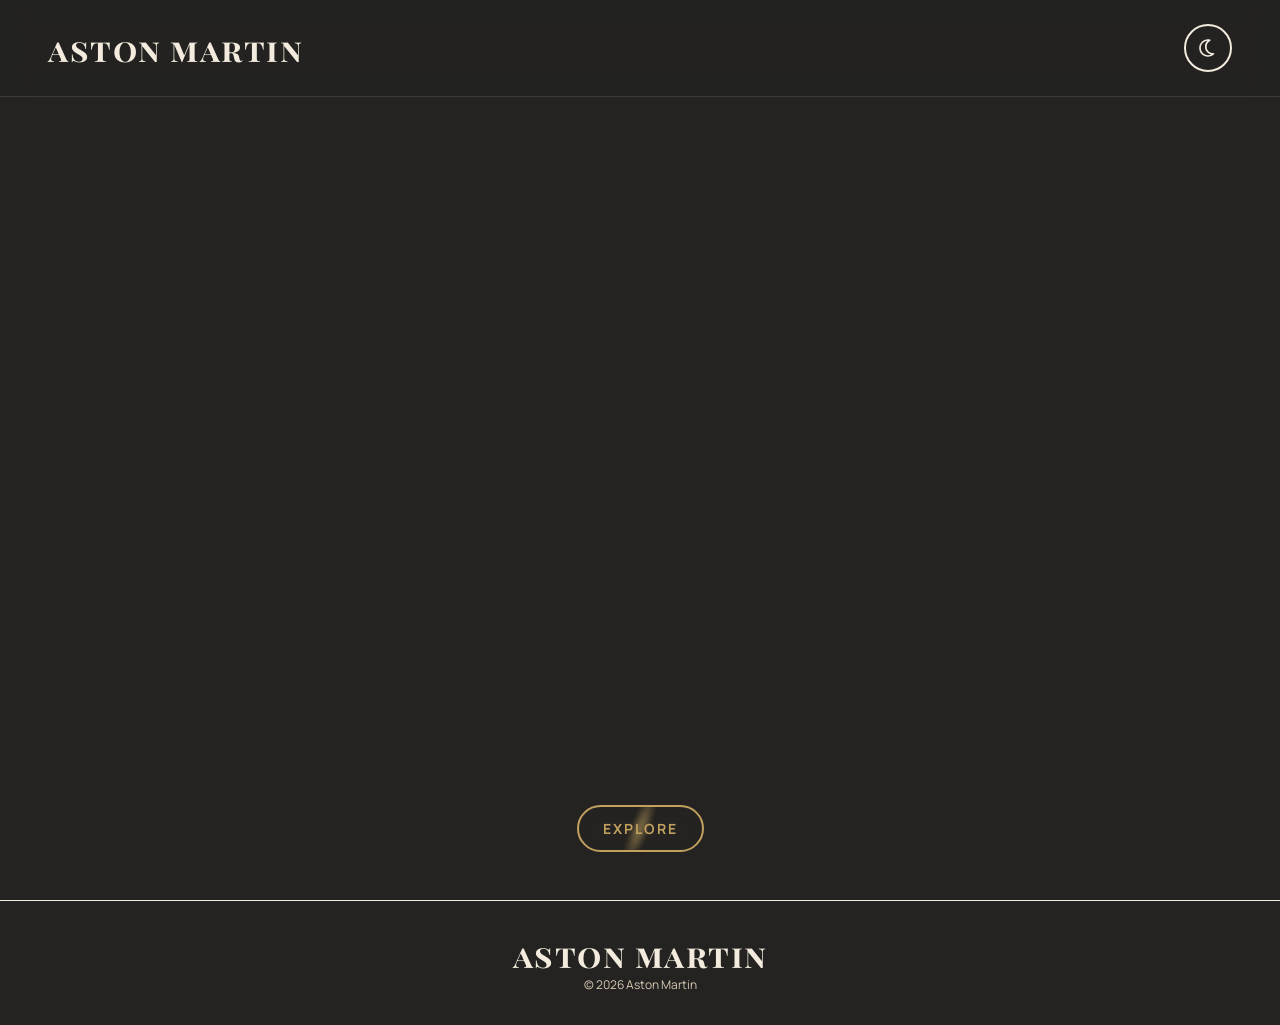
<file: index.html>
<!DOCTYPE html>
<html lang="en">
<head>
    <meta charset="UTF-8">
    <title>Aston Martin</title>
    <link rel="stylesheet" href="./css/styles.css">
    <link rel="stylesheet" href="./css/adaptive.css">
    <link rel="icon" type="image/png" href="./img/favicon.png">
</head>
<body>
    <main>
        <section class="hero">
            <div class="nav-bar">
                <a href="./index.html" class="logo">aston martin</a>
                <button class="theme-toggle" id="themeToggle">
                    <img class="theme-icon" id="themeIcon" src="./img/icons/moon.svg" alt="Theme">
                </button>
            </div>

            <div class="video-container">
                <video src="./video/intro.mp4" autoplay muted playsinline loop></video>
            </div>

            <div class="hero-bottom">
                <a href="./model.html" class="explore-btn">
                    <span class="explore-text">explore</span>
                </a>
            </div>
        </section>
    </main>

    <footer class="footer">
        <a href="./index.html" class="logo">aston martin</a>
        <p>© 2026 Aston Martin</p>
    </footer>

    <script src="./js/scripts.js"></script>
</body>
</html>
</file>
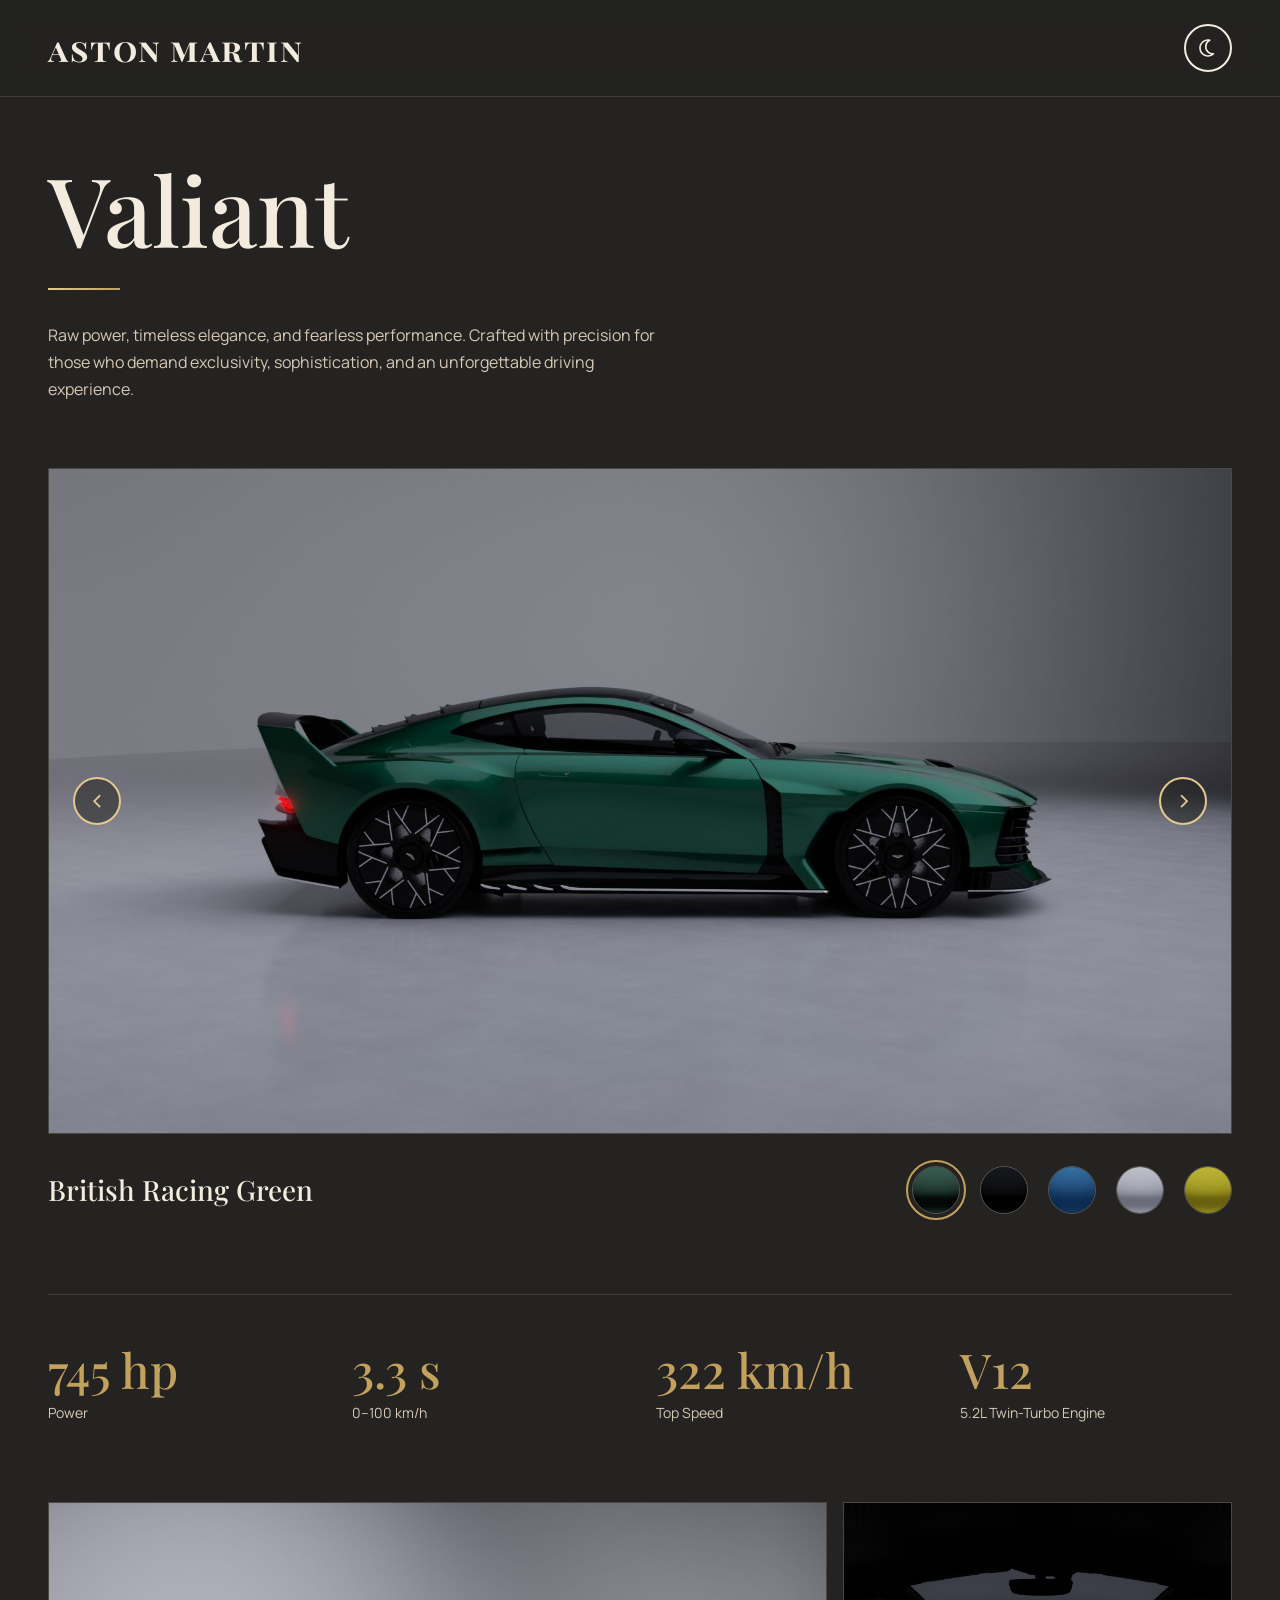
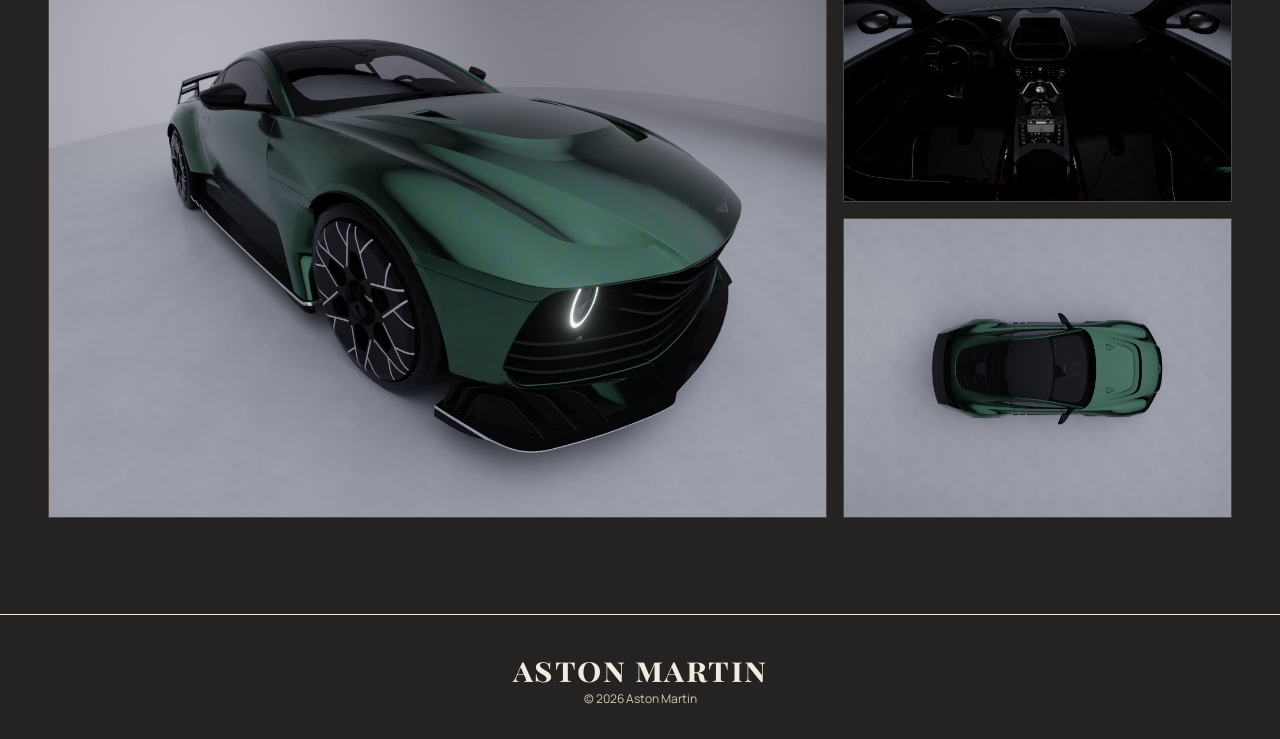
<file: model.html>
<!DOCTYPE html>
<html lang="en">
<head>
    <meta charset="UTF-8">
    <title>Aston Martin</title>
    <link rel="stylesheet" href="./css/styles.css">
    <link rel="stylesheet" href="./css/adaptive.css">
    <link rel="icon" type="image/png" href="./img/favicon.png">
</head>
<body>
    <main>
        <section class="model">
            <div class="nav-bar">
                <a href="./index.html" class="logo">aston martin</a>
                <button class="theme-toggle" id="themeToggle">
                    <img class="theme-icon" id="themeIcon" src="./img/icons/moon.svg" alt="Theme">
                </button>
            </div>

            <div class="model-intro">
                <h1 class="model-title">Valiant</h1>
                <div class="gold-line"></div>
                <p class="model-text">Raw power, timeless elegance, and fearless performance.
                     Crafted with precision for those who demand exclusivity, sophistication,
                      and an unforgettable driving experience.</p>
            </div>

            <div class="model-showcase">
                <div class="carousel" id="carousel">
                    <div class="carousel-track">
                        <div class="carousel-slide"><img src="./img/model/british_racing_green.jpg" alt="British Racing Green"></div>
                        <div class="carousel-slide"><img src="./img/model/midnight_obsidian.jpg" alt="Midnight Obsidian"></div>
                        <div class="carousel-slide"><img src="./img/model/glacier_blue.jpg" alt="Glacier Blue"></div>
                        <div class="carousel-slide"><img src="./img/model/arctic_pearl.jpg" alt="Arctic Pearl"></div>
                        <div class="carousel-slide"><img src="./img/model/solar_gold.jpg" alt="Solar Gold"></div>
                    </div>
                    <button class="carousel-btn prev" id="carouselPrev" aria-label="Previous color">&#8249;</button>
                    <button class="carousel-btn next" id="carouselNext" aria-label="Next color">&#8250;</button>
                </div>

                <div class="color-picker">
                    <p class="color-name" id="colorName" aria-live="polite"></p>
                    <div class="swatches">
                        <button class="swatch" data-name="British Racing Green" aria-label="British Racing Green" aria-pressed="true"><img src="./img/colors/circle_british_racing_green.jpg" alt=""></button>
                        <button class="swatch" data-name="Midnight Obsidian" aria-label="Midnight Obsidian" aria-pressed="false"><img src="./img/colors/circle_midnight_obsidian.jpg" alt=""></button>
                        <button class="swatch" data-name="Glacier Blue" aria-label="Glacier Blue" aria-pressed="false"><img src="./img/colors/circle_glacier_blue.jpg" alt=""></button>
                        <button class="swatch" data-name="Arctic Pearl" aria-label="Arctic Pearl" aria-pressed="false"><img src="./img/colors/circle_arctic_pearl.jpg" alt=""></button>
                        <button class="swatch" data-name="Solar Gold" aria-label="Solar Gold" aria-pressed="false"><img src="./img/colors/circle_solar_gold.jpg" alt=""></button>
                    </div>
                </div>
            </div>

            <div class="model-specs">
                <div class="spec"><p class="spec-value">745 hp</p><p class="spec-label">Power</p></div>
                <div class="spec"><p class="spec-value">3.3 s</p><p class="spec-label">0–100 km/h</p></div>
                <div class="spec"><p class="spec-value">322 km/h</p><p class="spec-label">Top Speed</p></div>
                <div class="spec"><p class="spec-value">V12</p><p class="spec-label">5.2L Twin-Turbo Engine</p></div>
            </div>

            <div class="model-gallery">
                <figure><img src="./img/side_view.jpg" alt="Side View"></figure>
                <figure><img src="./img/interior.jpg" alt="Interior"></figure>
                <figure><img src="./img/top_view.jpg" alt="Top View"></figure>
            </div>
        </section>
    </main>

    <footer class="footer">
        <a href="./index.html" class="logo">aston martin</a>
        <p>© 2026 Aston Martin</p>
    </footer>

    <script src="./js/scripts.js"></script>
</body>
</html>
</file>
<file: css/styles.css>
@import url('https://fonts.googleapis.com/css2?family=Manrope:wght@400;500;600;700;800&family=Playfair+Display:wght@400;500;600;700&display=swap');

* {
    margin: 0;
    padding: 0;
    box-sizing: border-box;
    font-family: 'Manrope', sans-serif;
}

::view-transition-old(root),
::view-transition-new(root) {
    animation: none;
    mix-blend-mode: normal;
}

:root {
    --bg-color: #242321;
    --text-color: #F3EBDD;
    --border-color: #F3EBDD;
    --special-color: #D6C9B5;
}

body.light-theme {
    --bg-color: #F3EBDD;
    --text-color: #242321;
    --border-color: #242321;
    --special-color: #45433F ;
}

.hero,
.model {
    position: relative;
    width: 100%;
    height: 100vh;
}

.nav-bar {
    position: absolute;
    top: 0;
    left: 0;
    display: flex;
    justify-content: space-between;
    align-items: center;
    width: 100%;
    padding: 24px 48px;
    background-color: color-mix(in srgb, var(--bg-color) 35%, transparent);
    backdrop-filter: blur(12px) saturate(120%);
    border-bottom: 1px solid color-mix(in srgb, var(--border-color) 12%, transparent);
    -webkit-backdrop-filter: blur(12px) saturate(120%);
    z-index: 5;
}

.logo {
    cursor: pointer;
    font-family: 'Playfair Display', serif;
    font-size: 32px;
    font-weight: 700;
    font-variant: small-caps;
    color: var(--text-color);
    letter-spacing: 1.5px;
    text-decoration: none;
    transition: transform .5s ease;
}

.logo:hover {
    transform: scale(1.1);
}

.theme-toggle {
    width: 48px;
    height: 48px;
    display: flex;
    justify-content: center;
    align-items: center;
    border-radius: 50%;
    border: 2px solid var(--border-color);
    background-color: transparent;
}

.theme-icon {
    width: 50%;
    height: 50%;
    transition: .5s ease;
}

.theme-toggle:hover .theme-icon {
    transform: rotate(-30deg) scale(1.2);
}

.theme-toggle.active {
    transform: rotate(30deg) scale(0.8);
}

.video-container {
    position: absolute;
    width: 100%;
    height: 100%;
    background-color: var(--bg-color);
}

.video-container video {
    width: 100%;
    height: 100%;
    object-fit: cover;
}

.hero-bottom {
    position: absolute;
    bottom: 0;
    left: 0;
    width: 100%;
    padding-bottom: 48px;
    display: flex;
    justify-content: center;
    z-index: 4;
    background-color: transparent;
    pointer-events: none;
}

.explore-btn {
    --gold: #C2A15F;
    --gold-bright: #E2C98F;
    pointer-events: auto;
    position: relative;
    isolation: isolate;
    overflow: hidden;
    display: flex;
    align-items: center;
    padding: 12px 24px;
    font-size: 14px;
    font-weight: 700;
    text-transform: uppercase;
    letter-spacing: 2px;
    color: var(--gold);
    text-decoration: none;
    border: 2px solid var(--gold);
    border-radius: 32px;
    background: transparent;
    backdrop-filter: blur(6px);
    -webkit-backdrop-filter: blur(6px);
    transition: color .5s ease, border-color .5s ease, box-shadow .5s ease;
}

.explore-btn::before,
.explore-btn::after {
    content: '';
    position: absolute;
    top: -30%;
    left: 50%;
    width: 6px;
    height: 160%;
    margin-left: -3px;
    z-index: -1;
    background: linear-gradient(to bottom, transparent, var(--gold) 50%, transparent);
    filter: blur(4px);
    opacity: .65;
    transform: skewX(-20deg);
    transition:
        left .8s cubic-bezier(.22, 1, .36, 1),
        width .8s cubic-bezier(.22, 1, .36, 1),
        margin-left .8s cubic-bezier(.22, 1, .36, 1),
        opacity .8s ease,
        filter .8s ease;
}

.explore-btn:hover,
.explore-btn:focus-visible {
    color: var(--gold-bright);
    border-color: var(--gold-bright);
    box-shadow: 0 0 32px rgba(194, 161, 95, .25);
    outline: none;
}

.explore-btn:hover::before,
.explore-btn:focus-visible::before {
    left: 12%;
    width: 20px;
    margin-left: -10px;
    opacity: .35;
    filter: blur(8px);
}

.explore-btn:hover::after,
.explore-btn:focus-visible::after {
    left: 88%;
    width: 20px;
    margin-left: -10px;
    opacity: .35;
    filter: blur(8px);
}

.footer {
    display: flex;
    justify-content: center;
    align-items: center;
    flex-direction: column;
    padding: 32px 48px;
    background-color: var(--bg-color);
    border-top: 1px solid var(--border-color);
}

.footer p {
    font-size: 12px;
    color: var(--special-color);
}

.model {
    height: auto;
    min-height: 100vh;
    padding: 160px 48px 96px;
    max-width: 100%;
    background-color: var(--bg-color);
}

.model-intro,
.model-showcase,
.model-specs,
.model-gallery {
    max-width: 1200px;
    margin-left: auto;
    margin-right: auto;
}

.model-title {
    font-family: 'Playfair Display', serif;
    font-size: clamp(48px, 8vw, 96px);
    font-weight: 500;
    line-height: 1;
    color: var(--text-color);
}

.gold-line {
    width: 72px;
    height: 2px;
    margin: 32px 0;
    background: linear-gradient(90deg, var(--gold-bright, #E2C98F), var(--gold, #C2A15F));
}

.model-text {
    max-width: 620px;
    font-size: 16px;
    line-height: 1.7;
    color: var(--special-color);
}

.model-showcase {
    margin-top: 64px;
}

.carousel {
    position: relative;
    overflow: hidden;
    aspect-ratio: 16 / 9;
    border: 1px solid color-mix(in srgb, var(--border-color) 14%, transparent);
    background-color: color-mix(in srgb, var(--text-color) 5%, var(--bg-color));
    touch-action: pan-y;
}

.carousel-track {
    display: flex;
    height: 100%;
    transition: transform .7s cubic-bezier(.22, 1, .36, 1);
}

.carousel-slide {
    flex: 0 0 100%;
    height: 100%;
}

.carousel-slide img {
    width: 100%;
    height: 100%;
    object-fit: cover;
    display: block;
}

.carousel-btn {
    position: absolute;
    top: 50%;
    transform: translateY(-50%);
    width: 48px;
    height: 48px;
    display: flex;
    justify-content: center;
    align-items: center;
    padding-bottom: 4px;
    font-size: 28px;
    line-height: 1;
    cursor: pointer;
    color: var(--gold-bright, #E2C98F);
    border: 2px solid var(--gold-bright, #E2C98F);
    border-radius: 50%;
    background-color: rgba(36, 35, 33, .55);
    backdrop-filter: blur(6px);
    -webkit-backdrop-filter: blur(6px);
    transition: background-color .5s ease, color .5s ease;
}

.carousel-btn:hover,
.carousel-btn:focus-visible {
    color: #242321;
    background-color: var(--gold-bright, #E2C98F);
    outline: none;
}

.carousel-btn.prev { left: 24px; }
.carousel-btn.next { right: 24px; }

.color-picker {
    display: flex;
    justify-content: space-between;
    align-items: center;
    flex-wrap: wrap;
    gap: 24px;
    margin-top: 32px;
}

.color-name {
    font-family: 'Playfair Display', serif;
    font-size: 28px;
    font-weight: 500;
    color: var(--text-color);
}

.swatches {
    display: flex;
    gap: 20px;
}

.swatch {
    position: relative;
    width: 48px;
    height: 48px;
    padding: 0;
    cursor: pointer;
    border: 1px solid color-mix(in srgb, var(--border-color) 25%, transparent);
    border-radius: 50%;
    background: transparent;
    transition: transform .5s ease;
}

.swatch img {
    width: 100%;
    height: 100%;
    object-fit: cover;
    border-radius: 50%;
    display: block;
}

.swatch::after {
    content: '';
    position: absolute;
    inset: -7px;
    border: 2px solid var(--gold, #C2A15F);
    border-radius: 50%;
    opacity: 0;
    transform: scale(.85);
    transition: opacity .5s ease, transform .5s ease;
}

.swatch:hover { transform: scale(1.1); }

.swatch[aria-pressed="true"]::after {
    opacity: 1;
    transform: scale(1);
}

.swatch:focus-visible {
    outline: 2px solid var(--gold-bright, #E2C98F);
    outline-offset: 10px;
}

.model-specs {
    display: grid;
    grid-template-columns: repeat(4, 1fr);
    gap: 32px;
    margin-top: 80px;
    padding-top: 48px;
    border-top: 1px solid color-mix(in srgb, var(--border-color) 14%, transparent);
}

.spec-value {
    font-family: 'Playfair Display', serif;
    font-size: clamp(32px, 4vw, 48px);
    font-weight: 500;
    line-height: 1.1;
    color: var(--gold, #C2A15F);
}

.spec-label {
    margin-top: 8px;
    font-size: 14px;
    color: var(--special-color);
}

.model-gallery {
    display: grid;
    grid-template-columns: 2fr 1fr;
    grid-auto-rows: clamp(180px, 24vw, 300px);
    gap: 16px;
    margin-top: 80px;
}

.model-gallery figure {
    overflow: hidden;
    border: 1px solid color-mix(in srgb, var(--border-color) 14%, transparent);
    background-color: color-mix(in srgb, var(--text-color) 5%, var(--bg-color));
}

.model-gallery figure:first-child {
    grid-row: span 2;
}

.model-gallery img {
    width: 100%;
    height: 100%;
    object-fit: cover;
    display: block;
    transition: transform .8s ease;
}

.model-gallery figure:hover img {
    transform: scale(1.04);
}

.model-gallery figure:not(:first-child) {
    cursor: pointer;
}

.model-gallery figure:focus-visible {
    outline: 2px solid var(--gold-bright, #E2C98F);
    outline-offset: 4px;
}

.model-gallery.is-swapping img {
    opacity: 0;
}
</file>
<file: css/adaptive.css>
@media (max-width: 1024px) {
    .nav-bar {
        padding: 20px 32px;
    }

    .model {
        padding: 140px 32px 80px;
    }

    .model-showcase {
        margin-top: 48px;
    }

    .model-specs {
        gap: 24px;
        margin-top: 64px;
    }

    .model-gallery {
        margin-top: 64px;
    }
}

@media (max-width: 768px) {
    .hero {
        height: 100svh;
    }

    .nav-bar {
        padding: 16px 20px;
    }

    .logo {
        font-size: 26px;
    }

    .theme-toggle {
        width: 44px;
        height: 44px;
    }

    .hero-bottom {
        padding-bottom: 32px;
    }

    .explore-btn {
        padding: 14px 32px;
        font-size: 13px;
    }

    .model {
        padding: 120px 20px 64px;
    }

    .gold-line {
        margin: 24px 0;
    }

    .model-text {
        font-size: 15px;
    }

    .model-showcase {
        margin-top: 40px;
    }

    .carousel {
        aspect-ratio: 4 / 3;
    }

    .carousel-btn {
        width: 40px;
        height: 40px;
        font-size: 24px;
    }

    .carousel-btn.prev { left: 12px; }
    .carousel-btn.next { right: 12px; }

    .color-picker {
        flex-direction: column;
        align-items: flex-start;
        gap: 20px;
    }

    .color-name {
        font-size: 24px;
    }

    .swatches {
        gap: 18px;
    }

    .swatch {
        width: 44px;
        height: 44px;
    }

    .model-specs {
        grid-template-columns: repeat(2, 1fr);
        gap: 28px 20px;
        margin-top: 56px;
        padding-top: 32px;
    }

    .model-gallery {
        grid-template-columns: 1fr 1fr;
        grid-auto-rows: auto;
        gap: 12px;
        margin-top: 56px;
    }

    .model-gallery figure {
        aspect-ratio: 1 / 1;
    }

    .model-gallery figure:first-child {
        grid-column: 1 / -1;
        grid-row: auto;
        aspect-ratio: 16 / 10;
    }

    .footer {
        padding: 24px 20px;
    }
}

@media (max-width: 400px) {
    .logo {
        font-size: 22px;
    }

    .model {
        padding-left: 16px;
        padding-right: 16px;
    }

    .swatches {
        gap: 14px;
    }
}

@media (hover: none) {
    .model-gallery figure:hover img {
        transform: none;
    }

    .swatch:hover {
        transform: none;
    }
}

@media (prefers-reduced-motion: reduce) {
    .carousel-track,
    .swatch,
    .swatch::after,
    .model-gallery img {
        transition: none;
    }
}
</file>
